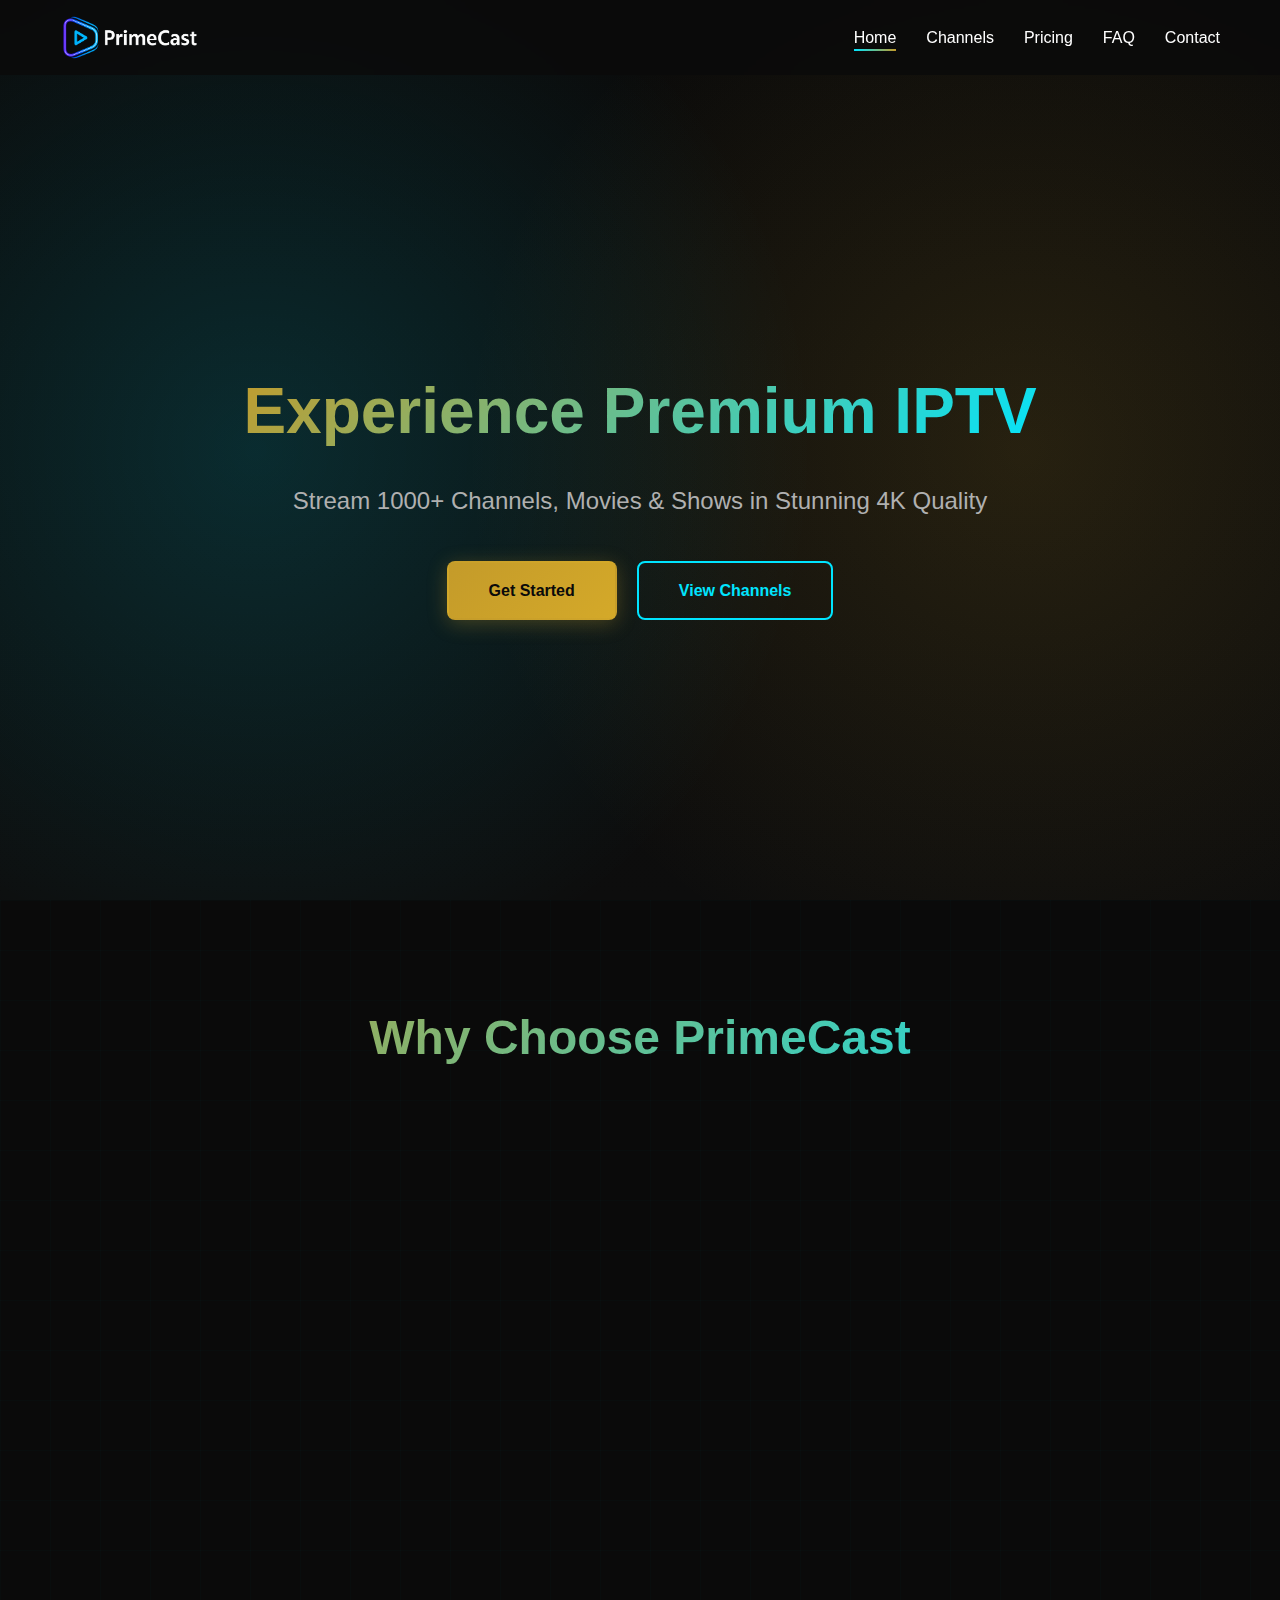
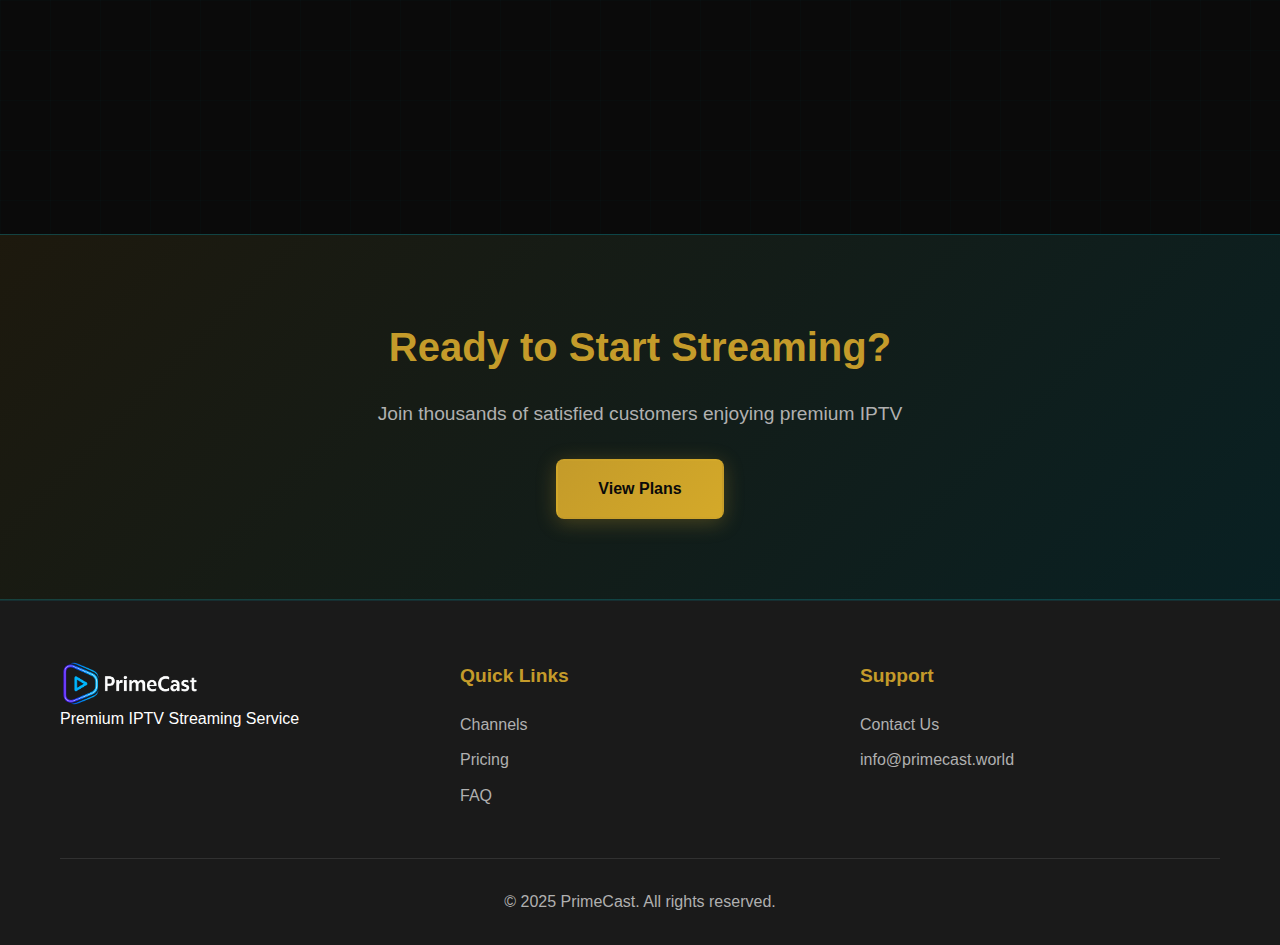
<file: index.html>
<!DOCTYPE html>
<html lang="en">
<head>
    <meta charset="UTF-8">
    <meta name="viewport" content="width=device-width, initial-scale=1.0">
    <title>PrimeCast - Premium IPTV Streaming</title>
    <link rel="stylesheet" href="css/style.css">
</head>
<body>
    <!-- Navigation -->
    <nav class="nav-bar">
        <div class="container">
            <div class="nav-content">
                <div class="logo">
                    <img src="images/logo.png" alt="PrimeCast Logo" style="height: 45px; width: auto;">
                </div>
                <button class="mobile-menu-btn" id="mobileMenuBtn">
                    <span></span>
                    <span></span>
                    <span></span>
                </button>
                <ul class="nav-menu" id="navMenu">
                    <li><a href="index.html" class="active">Home</a></li>
                    <li><a href="channels.html">Channels</a></li>
                    <li><a href="pricing.html">Pricing</a></li>
                    <li><a href="faq.html">FAQ</a></li>
                    <li><a href="contact.html">Contact</a></li>
                </ul>
            </div>
        </div>
    </nav>

    <!-- Hero Section -->
    <section class="hero">
        <div class="hero-background"></div>
        <div class="container">
            <div class="hero-content">
                <h1 class="hero-title">Experience Premium IPTV</h1>
                <p class="hero-subtitle">Stream 1000+ Channels, Movies & Shows in Stunning 4K Quality</p>
                <div class="hero-buttons">
                    <a href="pricing.html" class="btn btn-primary">Get Started</a>
                    <a href="channels.html" class="btn btn-secondary">View Channels</a>
                </div>
            </div>
        </div>
    </section>

    <!-- Features Section -->
    <section class="features">
        <div class="neon-grid"></div>
        <div class="container">
            <h2 class="section-title">Why Choose PrimeCast</h2>
            <div class="features-grid">
                <div class="feature-card">
                    <div class="feature-icon">📺</div>
                    <h3>1000+ Channels</h3>
                    <p>Access thousands of live TV channels from around the world</p>
                </div>
                <div class="feature-card">
                    <div class="feature-icon">🎬</div>
                    <h3>Movies & Shows</h3>
                    <p>Unlimited on-demand content at your fingertips</p>
                </div>
                <div class="feature-card">
                    <div class="feature-icon">⚡</div>
                    <h3>No Buffering</h3>
                    <p>Lightning-fast streaming with our premium servers</p>
                </div>
                <div class="feature-card">
                    <div class="feature-icon">📱</div>
                    <h3>Multi-Device</h3>
                    <p>Watch on TV, phone, tablet, or computer</p>
                </div>
                <div class="feature-card">
                    <div class="feature-icon">🌟</div>
                    <h3>4K Quality</h3>
                    <p>Crystal clear streaming in Ultra HD resolution</p>
                </div>
                <div class="feature-card">
                    <div class="feature-icon">🔒</div>
                    <h3>Secure & Reliable</h3>
                    <p>99.9% uptime with encrypted connections</p>
                </div>
            </div>
        </div>
    </section>

    <!-- CTA Section -->
    <section class="cta">
        <div class="container">
            <h2>Ready to Start Streaming?</h2>
            <p>Join thousands of satisfied customers enjoying premium IPTV</p>
            <a href="pricing.html" class="btn btn-primary">View Plans</a>
        </div>
    </section>

    <!-- Footer -->
    <footer class="footer">
        <div class="container">
            <div class="footer-content">
                <div class="footer-section">
                    <div class="logo">
                        <img src="images/logo.png" alt="PrimeCast Logo" style="height: 45px; width: auto;">
                    </div>
                    <p>Premium IPTV Streaming Service</p>
                </div>
                <div class="footer-section">
                    <h4>Quick Links</h4>
                    <ul>
                        <li><a href="channels.html">Channels</a></li>
                        <li><a href="pricing.html">Pricing</a></li>
                        <li><a href="faq.html">FAQ</a></li>
                    </ul>
                </div>
                <div class="footer-section">
                    <h4>Support</h4>
                    <ul>
                        <li><a href="contact.html">Contact Us</a></li>
                        <li><a href="mailto:info@primecast.world">info@primecast.world</a></li>
                    </ul>
                </div>
            </div>
            <div class="footer-bottom">
                <p>&copy; 2025 PrimeCast. All rights reserved.</p>
            </div>
        </div>
    </footer>

    <script src="js/main.js"></script>
</body>

</html>
</file>
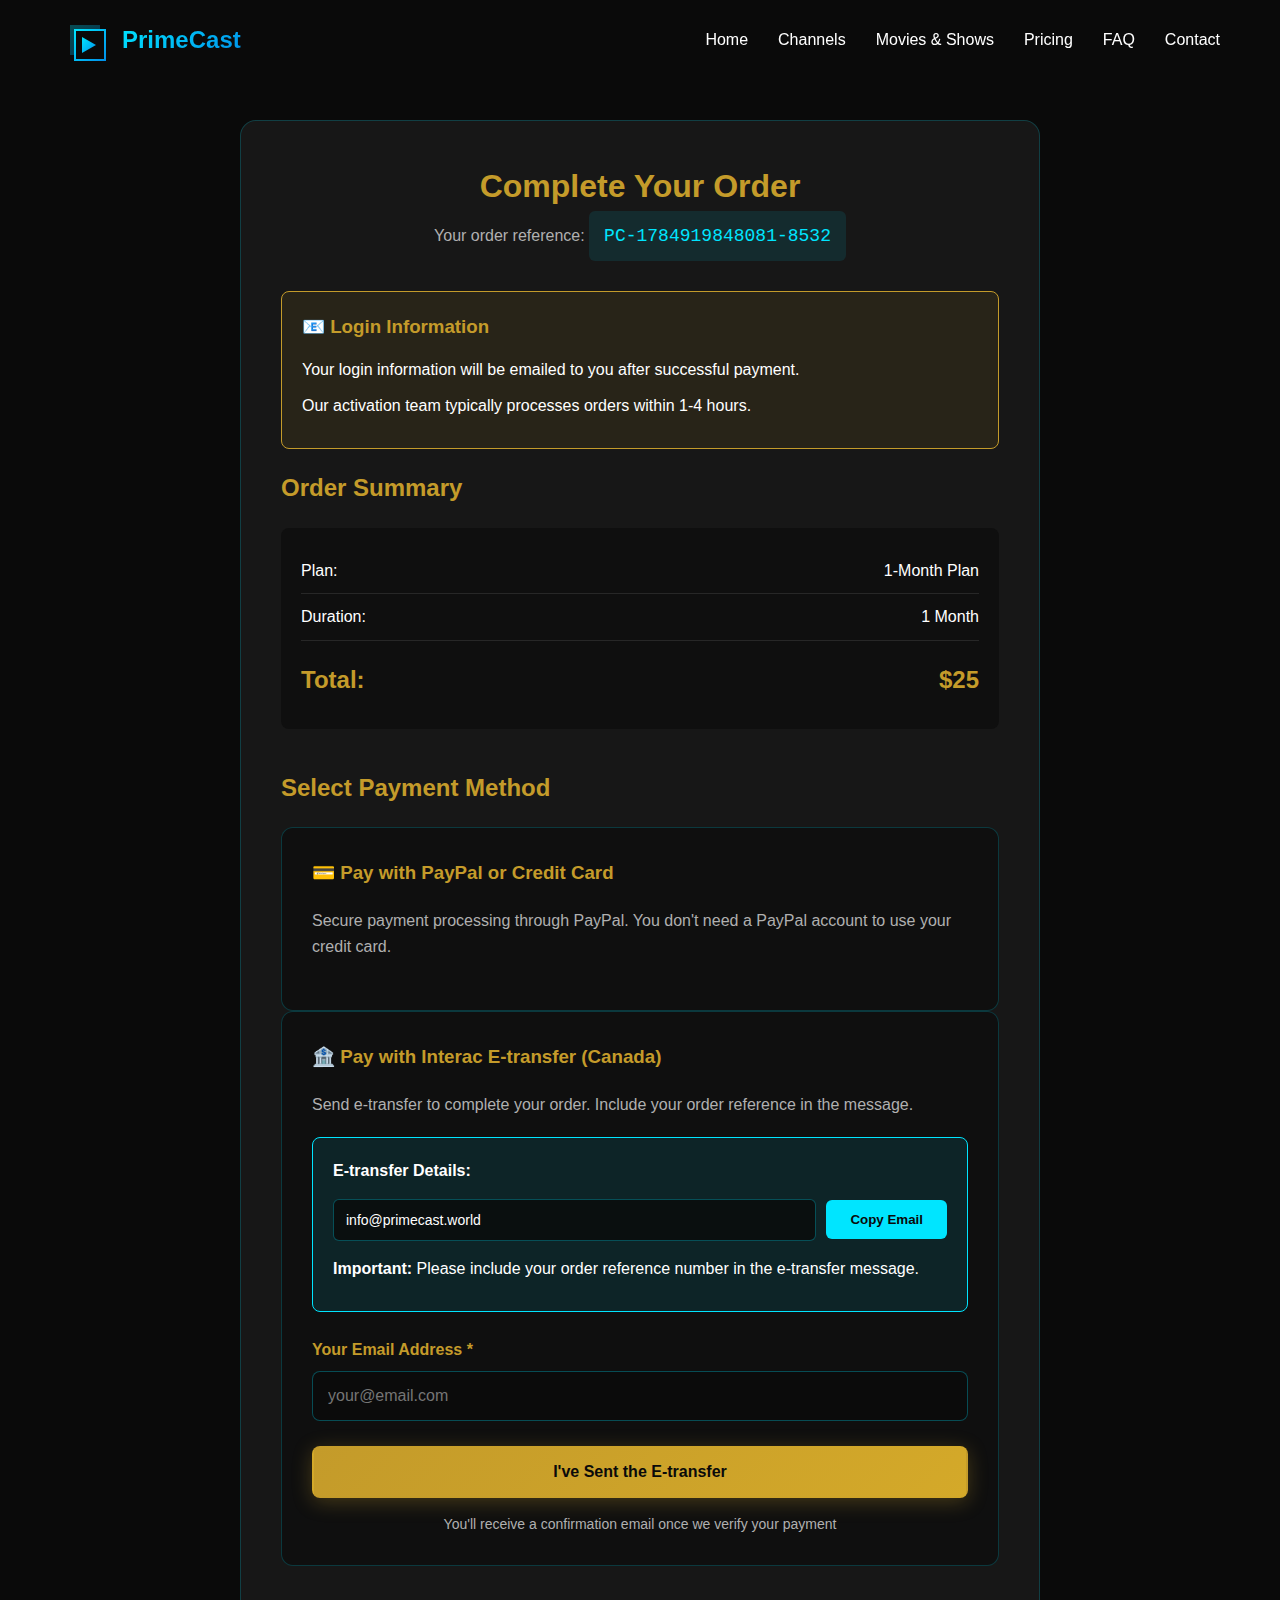
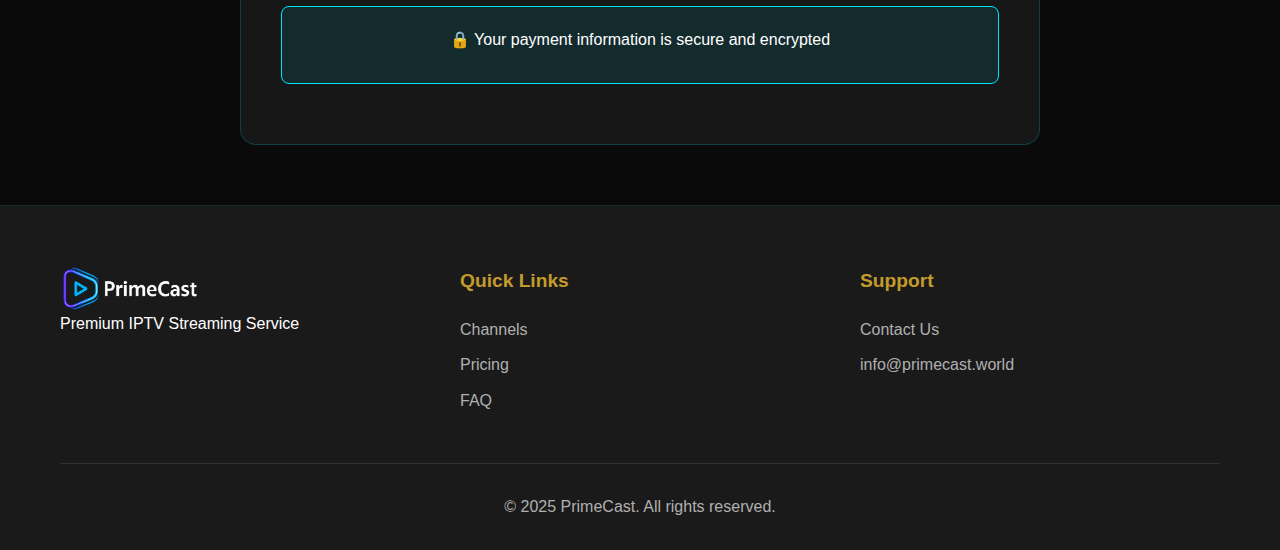
<file: checkout.html>
<!DOCTYPE html>
<html lang="en">
<head>
    <meta charset="UTF-8">
    <meta name="viewport" content="width=device-width, initial-scale=1.0">
    <title>Checkout - PrimeCast</title>
    <link rel="stylesheet" href="css/style.css">
    <!-- PayPal SDK -->
    <script src="https://www.paypal.com/sdk/js?client-id=YOUR_CLIENT_ID_HERE&currency=USD"></script>
</head>
<body>
    <!-- Navigation -->
    <nav class="nav-bar">
        <div class="container">
            <div class="nav-content">
                <div class="logo">
                    <svg width="50" height="50" viewBox="0 0 50 50">
                        <defs>
                            <linearGradient id="logoGradient" x1="0%" y1="0%" x2="100%" y2="100%">
                                <stop offset="0%" style="stop-color:#00E5FF;stop-opacity:1" />
                                <stop offset="100%" style="stop-color:#0091EA;stop-opacity:1" />
                            </linearGradient>
                        </defs>
                        <path d="M 10 10 L 10 40 L 15 40 L 15 15 L 40 15 L 40 10 Z" fill="url(#logoGradient)" opacity="0.3"/>
                        <path d="M 15 15 L 15 45 L 45 45 L 45 15 Z" fill="none" stroke="url(#logoGradient)" stroke-width="2"/>
                        <path d="M 22 22 L 22 38 L 36 30 Z" fill="url(#logoGradient)"/>
                    </svg>
                    <span class="logo-text">PrimeCast</span>
                </div>
                <button class="mobile-menu-btn" id="mobileMenuBtn">
                    <span></span>
                    <span></span>
                    <span></span>
                </button>
                <ul class="nav-menu" id="navMenu">
                    <li><a href="index.html">Home</a></li>
                    <li><a href="channels.html">Channels</a></li>
                    <li><a href="movies.html">Movies & Shows</a></li>
                    <li><a href="pricing.html">Pricing</a></li>
                    <li><a href="faq.html">FAQ</a></li>
                    <li><a href="contact.html">Contact</a></li>
                </ul>
            </div>
        </div>
    </nav>

    <!-- Checkout Container -->
    <div class="checkout-container">
        <h1 style="color: var(--gold); text-align: center; margin-bottom: 10px;">Complete Your Order</h1>
        <p style="text-align: center; color: var(--text-gray); margin-bottom: 40px;">
            Your order reference: <span class="reference-display" id="orderReference"></span>
        </p>

        <!-- Important Notice -->
        <div class="info-box" style="background: rgba(196, 155, 42, 0.1); border-color: var(--gold);">
            <h3 style="color: var(--gold); margin-bottom: 15px;">📧 Login Information</h3>
            <p>Your login information will be emailed to you after successful payment.</p>
            <p>Our activation team typically processes orders within 1-4 hours.</p>
        </div>

        <!-- Order Summary -->
        <div class="checkout-section">
            <h2>Order Summary</h2>
            <div class="order-summary" id="orderSummary">
                <div class="summary-row">
                    <span>Plan:</span>
                    <span id="planName">Loading...</span>
                </div>
                <div class="summary-row">
                    <span>Duration:</span>
                    <span id="planDuration">Loading...</span>
                </div>
                <div class="summary-row total">
                    <span>Total:</span>
                    <span id="planPrice">$0</span>
                </div>
            </div>
        </div>

        <!-- Payment Options -->
        <div class="checkout-section">
            <h2>Select Payment Method</h2>
            
            <!-- PayPal Option -->
            <div class="payment-method">
                <h3>💳 Pay with PayPal or Credit Card</h3>
                <p style="color: var(--text-gray); margin-bottom: 20px;">
                    Secure payment processing through PayPal. You don't need a PayPal account to use your credit card.
                </p>
                <div id="paypal-button-container"></div>
            </div>

            <!-- E-transfer Option -->
            <div class="payment-method">
                <h3>🏦 Pay with Interac E-transfer (Canada)</h3>
                <p style="color: var(--text-gray); margin-bottom: 20px;">
                    Send e-transfer to complete your order. Include your order reference in the message.
                </p>
                
                <div class="info-box">
                    <p><strong>E-transfer Details:</strong></p>
                    <div class="email-copy">
                        <input type="text" id="etransferEmail" value="info@primecast.world" readonly>
                        <button class="btn-copy" onclick="copyEmail()" id="copyEmailBtn">Copy Email</button>
                    </div>
                    <p style="margin-top: 15px;"><strong>Important:</strong> Please include your order reference number in the e-transfer message.</p>
                </div>

                <form id="etransferForm" style="margin-top: 25px;">
                    <div class="form-group">
                        <label>Your Email Address *</label>
                        <input type="email" id="customerEmail" placeholder="your@email.com" required>
                    </div>
                    <input type="hidden" id="selectedPlan" value="">
                    <button type="submit" class="btn btn-primary" style="width: 100%;">
                        I've Sent the E-transfer
                    </button>
                    <p style="text-align: center; color: var(--text-gray); margin-top: 15px; font-size: 14px;">
                        You'll receive a confirmation email once we verify your payment
                    </p>
                </form>
            </div>
        </div>

        <!-- Security Notice -->
        <div class="info-box" style="margin-top: 30px;">
            <p style="text-align: center;">🔒 Your payment information is secure and encrypted</p>
        </div>
    </div>

    <!-- Footer -->
    <footer class="footer">
        <div class="container">
            <div class="footer-content">
                <div class="footer-section">
                    <div class="logo">
                        <img src="images/logo.png" alt="PrimeCast Logo" style="height: 45px; width: auto;">
                    </div>
                    <p>Premium IPTV Streaming Service</p>
                </div>
                <div class="footer-section">
                    <h4>Quick Links</h4>
                    <ul>
                        <li><a href="channels.html">Channels</a></li>
                        <li><a href="pricing.html">Pricing</a></li>
                        <li><a href="faq.html">FAQ</a></li>
                    </ul>
                </div>
                <div class="footer-section">
                    <h4>Support</h4>
                    <ul>
                        <li><a href="contact.html">Contact Us</a></li>
                        <li><a href="mailto:info@primecast.world">info@primecast.world</a></li>
                    </ul>
                </div>
            </div>
            <div class="footer-bottom">
                <p>&copy; 2025 PrimeCast. All rights reserved.</p>
            </div>
        </div>
    </footer>

    <script>
        // Get plan from URL
        const urlParams = new URLSearchParams(window.location.search);
        const plan = urlParams.get('plan') || '1month';
        
        const plans = {
            '1month': { name: '1-Month Plan', duration: '1 Month', price: '$25', value: '25.00' },
            '3month': { name: '3-Month Plan', duration: '3 Months', price: '$60', value: '60.00' },
            '12month': { name: '12-Month Plan', duration: '12 Months', price: '$150', value: '150.00' }
        };
        
        // Update order summary
        document.getElementById('planName').textContent = plans[plan].name;
        document.getElementById('planDuration').textContent = plans[plan].duration;
        document.getElementById('planPrice').textContent = plans[plan].price;
        document.getElementById('selectedPlan').value = plans[plan].name;
        
        // Initialize PayPal button for selected plan
        if (window.paypal) {
            paypal.Buttons({
                createOrder: function(data, actions) {
                    return actions.order.create({
                        purchase_units: [{
                            description: `PrimeCast ${plans[plan].name}`,
                            amount: {
                                value: plans[plan].value
                            }
                        }]
                    });
                },
                onApprove: async function(data, actions) {
                    const order = await actions.order.capture();
                    const email = order.payer.email_address;
                    const reference = sessionStorage.getItem('orderReference');
                    
                    try {
                        const response = await fetch('php/activate.php', {
                            method: 'POST',
                            headers: {
                                'Content-Type': 'application/json',
                            },
                            body: JSON.stringify({
                                email: email,
                                plan: plans[plan].name,
                                reference: reference,
                                transaction_id: order.id,
                                amount: plans[plan].value,
                                payment_method: 'paypal'
                            })
                        });
                        
                        window.location.href = 'thankyou.html';
                    } catch (error) {
                        alert('Payment successful! You will receive a confirmation email shortly.');
                        setTimeout(() => {
                            window.location.href = 'thankyou.html';
                        }, 2000);
                    }
                },
                onError: function(err) {
                    console.error('PayPal Error:', err);
                    alert('There was an error processing your payment. Please try again or use E-transfer.');
                }
            }).render('#paypal-button-container');
        }
    </script>
    <script src="js/main.js"></script>
</body>

</html>
</file>
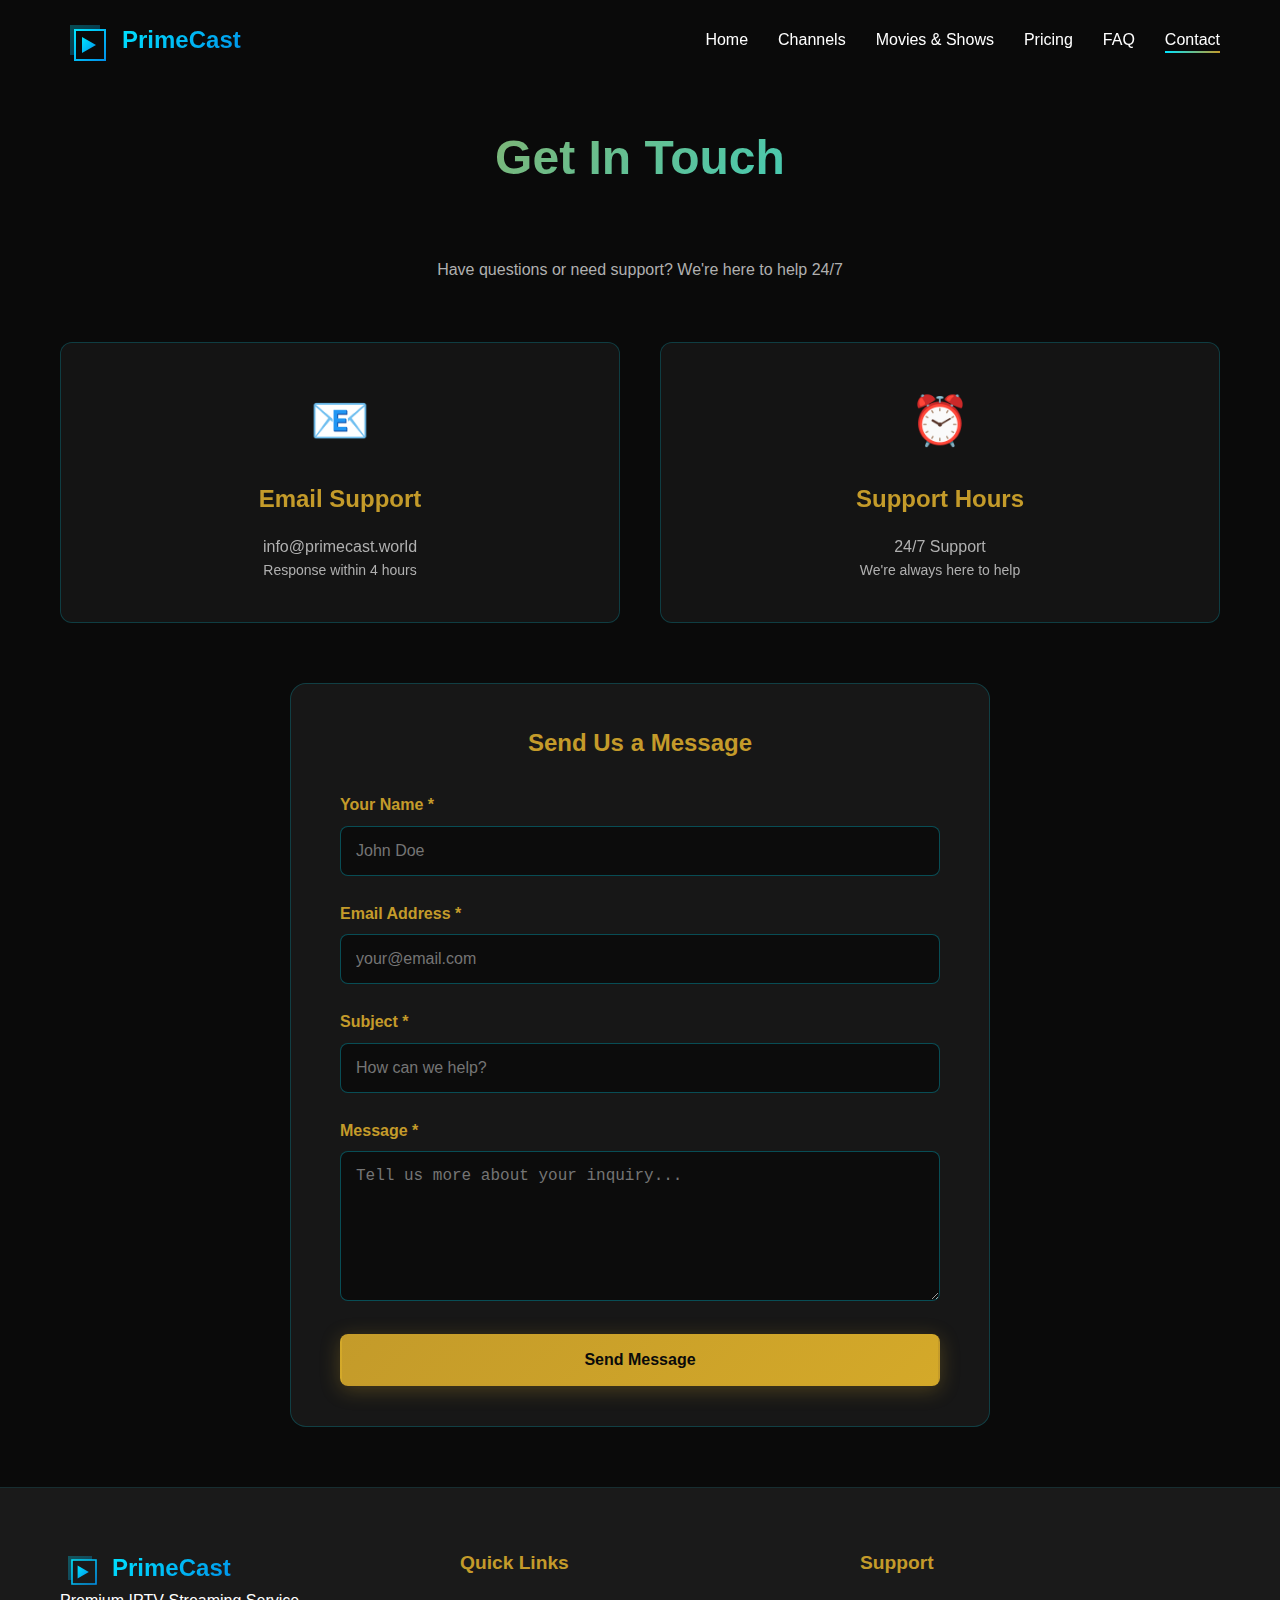
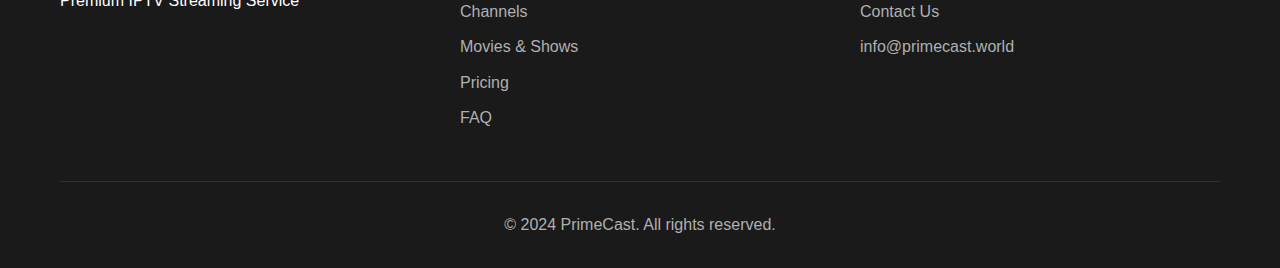
<file: contact.html>
<!DOCTYPE html>
<html lang="en">
<head>
    <meta charset="UTF-8">
    <meta name="viewport" content="width=device-width, initial-scale=1.0">
    <title>Contact Us - PrimeCast</title>
    <link rel="stylesheet" href="css/style.css">
</head>
<body>
    <nav class="nav-bar">
        <div class="container">
            <div class="nav-content">
                <div class="logo">
                    <svg width="50" height="50" viewBox="0 0 50 50">
                        <defs>
                            <linearGradient id="logoGradient" x1="0%" y1="0%" x2="100%" y2="100%">
                                <stop offset="0%" style="stop-color:#00E5FF;stop-opacity:1" />
                                <stop offset="100%" style="stop-color:#0091EA;stop-opacity:1" />
                            </linearGradient>
                        </defs>
                        <path d="M 10 10 L 10 40 L 15 40 L 15 15 L 40 15 L 40 10 Z" fill="url(#logoGradient)" opacity="0.3"/>
                        <path d="M 15 15 L 15 45 L 45 45 L 45 15 Z" fill="none" stroke="url(#logoGradient)" stroke-width="2"/>
                        <path d="M 22 22 L 22 38 L 36 30 Z" fill="url(#logoGradient)"/>
                    </svg>
                    <span class="logo-text">PrimeCast</span>
                </div>
                <button class="mobile-menu-btn" id="mobileMenuBtn">
                    <span></span>
                    <span></span>
                    <span></span>
                </button>
                <ul class="nav-menu" id="navMenu">
                    <li><a href="index.html">Home</a></li>
                    <li><a href="channels.html">Channels</a></li>
                    <li><a href="movies.html">Movies & Shows</a></li>
                    <li><a href="pricing.html">Pricing</a></li>
                    <li><a href="faq.html">FAQ</a></li>
                    <li><a href="contact.html" class="active">Contact</a></li>
                </ul>
            </div>
        </div>
    </nav>

    <div class="content-page">
        <div class="container">
            <h1 class="section-title">Get In Touch</h1>
            <p style="text-align: center; color: var(--text-gray); max-width: 600px; margin: 0 auto 60px;">
                Have questions or need support? We're here to help 24/7
            </p>

            <div style="display: grid; grid-template-columns: repeat(auto-fit, minmax(300px, 1fr)); gap: 40px; margin-bottom: 60px;">
                <div class="feature-card">
                    <div class="feature-icon">📧</div>
                    <h3>Email Support</h3>
                    <p>info@primecast.world</p>
                    <p style="font-size: 14px; color: var(--text-gray);">Response within 4 hours</p>
                </div>
                <div class="feature-card">
                    <div class="feature-icon">⏰</div>
                    <h3>Support Hours</h3>
                    <p>24/7 Support</p>
                    <p style="font-size: 14px; color: var(--text-gray);">We're always here to help</p>
                </div>
            </div>

            <div style="max-width: 700px; margin: 0 auto;">
                <div style="background: rgba(26, 26, 26, 0.8); border: 1px solid rgba(0, 229, 255, 0.2); border-radius: 16px; padding: 40px;">
                    <h2 style="color: var(--gold); margin-bottom: 30px; text-align: center;">Send Us a Message</h2>
                    
                    <form id="contactForm" class="contact-form">
                        <div class="form-group">
                            <label for="name">Your Name *</label>
                            <input type="text" id="name" name="name" placeholder="John Doe" required>
                        </div>

                        <div class="form-group">
                            <label for="email">Email Address *</label>
                            <input type="email" id="email" name="email" placeholder="your@email.com" required>
                        </div>

                        <div class="form-group">
                            <label for="subject">Subject *</label>
                            <input type="text" id="subject" name="subject" placeholder="How can we help?" required>
                        </div>

                        <div class="form-group">
                            <label for="message">Message *</label>
                            <textarea id="message" name="message" placeholder="Tell us more about your inquiry..." required></textarea>
                        </div>

                        <button type="submit" class="btn btn-primary" style="width: 100%;">Send Message</button>
                    </form>
                </div>
            </div>
        </div>
    </div>

    <footer class="footer">
        <div class="container">
            <div class="footer-content">
                <div class="footer-section">
                    <div class="logo">
                        <svg width="40" height="40" viewBox="0 0 50 50">
                            <defs>
                                <linearGradient id="footerLogoGradient" x1="0%" y1="0%" x2="100%" y2="100%">
                                    <stop offset="0%" style="stop-color:#00E5FF;stop-opacity:1" />
                                    <stop offset="100%" style="stop-color:#0091EA;stop-opacity:1" />
                                </linearGradient>
                            </defs>
                            <path d="M 10 10 L 10 40 L 15 40 L 15 15 L 40 15 L 40 10 Z" fill="url(#footerLogoGradient)" opacity="0.3"/>
                            <path d="M 15 15 L 15 45 L 45 45 L 45 15 Z" fill="none" stroke="url(#footerLogoGradient)" stroke-width="2"/>
                            <path d="M 22 22 L 22 38 L 36 30 Z" fill="url(#footerLogoGradient)"/>
                        </svg>
                        <span class="logo-text">PrimeCast</span>
                    </div>
                    <p>Premium IPTV Streaming Service</p>
                </div>
                <div class="footer-section">
                    <h4>Quick Links</h4>
                    <ul>
                        <li><a href="channels.html">Channels</a></li>
                        <li><a href="movies.html">Movies & Shows</a></li>
                        <li><a href="pricing.html">Pricing</a></li>
                        <li><a href="faq.html">FAQ</a></li>
                    </ul>
                </div>
                <div class="footer-section">
                    <h4>Support</h4>
                    <ul>
                        <li><a href="contact.html">Contact Us</a></li>
                        <li><a href="mailto:info@primecast.world">info@primecast.world</a></li>
                    </ul>
                </div>
            </div>
            <div class="footer-bottom">
                <p>&copy; 2024 PrimeCast. All rights reserved.</p>
            </div>
        </div>
    </footer>

    <script src="js/main.js"></script>
</body>
</html>
</file>
<file: css/style.css>
/* Reset & Base Styles */
* {
    margin: 0;
    padding: 0;
    box-sizing: border-box;
}

:root {
    --gold: #C49B2A;
    --neon-blue: #00E5FF;
    --dark-blue: #0091EA;
    --dark-bg: #0a0a0a;
    --dark-card: #1a1a1a;
    --text-light: #ffffff;
    --text-gray: #b0b0b0;
}

body {
    font-family: 'Segoe UI', Tahoma, Geneva, Verdana, sans-serif;
    background-color: var(--dark-bg);
    color: var(--text-light);
    line-height: 1.6;
    overflow-x: hidden;
}

.container {
    max-width: 1200px;
    margin: 0 auto;
    padding: 0 20px;
}

/* Navigation */
.nav-bar {
    position: fixed;
    top: 0;
    left: 0;
    right: 0;
    background: rgba(10, 10, 10, 0.8);
    backdrop-filter: blur(10px);
    z-index: 1000;
    padding: 15px 0;
    transition: all 0.3s ease;
}

.nav-bar.scrolled {
    background: rgba(10, 10, 10, 0.95);
    box-shadow: 0 2px 20px rgba(0, 229, 255, 0.1);
}

.nav-content {
    display: flex;
    justify-content: space-between;
    align-items: center;
}

.logo {
    display: flex;
    align-items: center;
    gap: 12px;
}

.logo-text {
    font-size: 24px;
    font-weight: 700;
    background: linear-gradient(135deg, var(--neon-blue), var(--dark-blue));
    -webkit-background-clip: text;
    -webkit-text-fill-color: transparent;
    background-clip: text;
}

.nav-menu {
    display: flex;
    list-style: none;
    gap: 30px;
    align-items: center;
}

.nav-menu a {
    color: var(--text-light);
    text-decoration: none;
    font-size: 16px;
    transition: all 0.3s ease;
    position: relative;
}

.nav-menu a::after {
    content: '';
    position: absolute;
    bottom: -5px;
    left: 0;
    width: 0;
    height: 2px;
    background: linear-gradient(90deg, var(--neon-blue), var(--gold));
    transition: width 0.3s ease;
}

.nav-menu a:hover::after,
.nav-menu a.active::after {
    width: 100%;
}

.mobile-menu-btn {
    display: none;
    flex-direction: column;
    gap: 5px;
    background: none;
    border: none;
    cursor: pointer;
    padding: 5px;
}

.mobile-menu-btn span {
    width: 25px;
    height: 3px;
    background: var(--neon-blue);
    transition: all 0.3s ease;
    border-radius: 2px;
}

/* Hero Section */
.hero {
    position: relative;
    min-height: 100vh;
    display: flex;
    align-items: center;
    justify-content: center;
    padding-top: 80px;
    overflow: hidden;
}

.hero-background {
    position: absolute;
    top: 0;
    left: 0;
    right: 0;
    bottom: 0;
    background: 
        radial-gradient(circle at 20% 50%, rgba(0, 229, 255, 0.15) 0%, transparent 50%),
        radial-gradient(circle at 80% 50%, rgba(196, 155, 42, 0.15) 0%, transparent 50%),
        linear-gradient(180deg, var(--dark-bg) 0%, #0d0d0d 100%);
    animation: pulseBackground 8s ease-in-out infinite;
}

@keyframes pulseBackground {
    0%, 100% { opacity: 1; }
    50% { opacity: 0.8; }
}

.hero-content {
    position: relative;
    z-index: 2;
    text-align: center;
    max-width: 800px;
}

.hero-title {
    font-size: 4rem;
    font-weight: 800;
    margin-bottom: 20px;
    background: linear-gradient(135deg, var(--gold), var(--neon-blue));
    -webkit-background-clip: text;
    -webkit-text-fill-color: transparent;
    background-clip: text;
    animation: fadeInUp 1s ease;
}

.hero-subtitle {
    font-size: 1.5rem;
    color: var(--text-gray);
    margin-bottom: 40px;
    animation: fadeInUp 1s ease 0.2s backwards;
}

.hero-buttons {
    display: flex;
    gap: 20px;
    justify-content: center;
    flex-wrap: wrap;
    animation: fadeInUp 1s ease 0.4s backwards;
}

@keyframes fadeInUp {
    from {
        opacity: 0;
        transform: translateY(30px);
    }
    to {
        opacity: 1;
        transform: translateY(0);
    }
}

/* Buttons */
.btn {
    display: inline-block;
    padding: 15px 40px;
    font-size: 16px;
    font-weight: 600;
    text-decoration: none;
    border-radius: 8px;
    transition: all 0.3s ease;
    cursor: pointer;
    border: 2px solid transparent;
}

.btn-primary {
    background: linear-gradient(135deg, var(--gold), #d4a929);
    color: var(--dark-bg);
    box-shadow: 0 4px 20px rgba(196, 155, 42, 0.3);
}

.btn-primary:hover {
    transform: translateY(-2px);
    box-shadow: 0 6px 30px rgba(196, 155, 42, 0.5);
}

.btn-secondary {
    background: transparent;
    border: 2px solid var(--neon-blue);
    color: var(--neon-blue);
}

.btn-secondary:hover {
    background: var(--neon-blue);
    color: var(--dark-bg);
    transform: translateY(-2px);
}

/* Features Section */
.features {
    position: relative;
    padding: 100px 0;
    overflow: hidden;
}

.neon-grid {
    position: absolute;
    top: 0;
    left: 0;
    right: 0;
    bottom: 0;
    background-image: 
        linear-gradient(rgba(0, 229, 255, 0.03) 1px, transparent 1px),
        linear-gradient(90deg, rgba(0, 229, 255, 0.03) 1px, transparent 1px);
    background-size: 50px 50px;
    animation: gridMove 20s linear infinite;
    opacity: 0.5;
}

@keyframes gridMove {
    0% {
        transform: translate(0, 0);
    }
    100% {
        transform: translate(50px, 50px);
    }
}

.section-title {
    font-size: 3rem;
    text-align: center;
    margin-bottom: 60px;
    background: linear-gradient(135deg, var(--gold), var(--neon-blue));
    -webkit-background-clip: text;
    -webkit-text-fill-color: transparent;
    background-clip: text;
    position: relative;
    z-index: 2;
}

.features-grid {
    display: grid;
    grid-template-columns: repeat(auto-fit, minmax(300px, 1fr));
    gap: 30px;
    position: relative;
    z-index: 2;
}

.feature-card {
    background: rgba(26, 26, 26, 0.6);
    border: 1px solid rgba(0, 229, 255, 0.2);
    border-radius: 12px;
    padding: 40px 30px;
    text-align: center;
    transition: all 0.3s ease;
    backdrop-filter: blur(10px);
}

.feature-card:hover {
    transform: translateY(-10px);
    border-color: var(--neon-blue);
    box-shadow: 0 10px 40px rgba(0, 229, 255, 0.2);
}

.feature-icon {
    font-size: 3rem;
    margin-bottom: 20px;
}

.feature-card h3 {
    font-size: 1.5rem;
    margin-bottom: 15px;
    color: var(--gold);
}

.feature-card p {
    color: var(--text-gray);
}

/* CTA Section */
.cta {
    padding: 80px 0;
    text-align: center;
    background: linear-gradient(135deg, rgba(196, 155, 42, 0.1), rgba(0, 229, 255, 0.1));
    border-top: 1px solid rgba(0, 229, 255, 0.2);
    border-bottom: 1px solid rgba(0, 229, 255, 0.2);
}

.cta h2 {
    font-size: 2.5rem;
    margin-bottom: 20px;
    color: var(--gold);
}

.cta p {
    font-size: 1.2rem;
    color: var(--text-gray);
    margin-bottom: 30px;
}

/* Footer */
.footer {
    background: var(--dark-card);
    padding: 60px 0 30px;
    border-top: 1px solid rgba(0, 229, 255, 0.1);
}

.footer-content {
    display: grid;
    grid-template-columns: repeat(auto-fit, minmax(250px, 1fr));
    gap: 40px;
    margin-bottom: 40px;
}

.footer-section h4 {
    color: var(--gold);
    margin-bottom: 20px;
    font-size: 1.2rem;
}

.footer-section ul {
    list-style: none;
}

.footer-section ul li {
    margin-bottom: 10px;
}

.footer-section a {
    color: var(--text-gray);
    text-decoration: none;
    transition: color 0.3s ease;
}

.footer-section a:hover {
    color: var(--neon-blue);
}

.footer-bottom {
    text-align: center;
    padding-top: 30px;
    border-top: 1px solid rgba(255, 255, 255, 0.1);
    color: var(--text-gray);
}

/* Responsive Design */
@media (max-width: 768px) {
    .mobile-menu-btn {
        display: flex;
    }

    .nav-menu {
        position: fixed;
        top: 70px;
        left: -100%;
        width: 100%;
        height: calc(100vh - 70px);
        background: rgba(10, 10, 10, 0.98);
        flex-direction: column;
        padding: 40px 0;
        transition: left 0.3s ease;
        gap: 0;
    }

    .nav-menu.active {
        left: 0;
    }

    .nav-menu li {
        width: 100%;
        text-align: center;
        padding: 20px 0;
        border-bottom: 1px solid rgba(255, 255, 255, 0.1);
    }

    .hero-title {
        font-size: 2.5rem;
    }

    .hero-subtitle {
        font-size: 1.2rem;
    }

    .section-title {
        font-size: 2rem;
    }

    .features-grid {
        grid-template-columns: 1fr;
    }

    .hero-buttons {
        flex-direction: column;
        align-items: center;
    }

    .btn {
        width: 100%;
        max-width: 300px;
    }
}

/* Pricing Page Styles */
.pricing-hero {
    padding: 120px 0 80px;
    text-align: center;
}

.pricing-grid {
    display: grid;
    grid-template-columns: repeat(auto-fit, minmax(300px, 1fr));
    gap: 30px;
    padding: 60px 0;
}

.pricing-card {
    background: rgba(26, 26, 26, 0.8);
    border: 2px solid rgba(0, 229, 255, 0.2);
    border-radius: 16px;
    padding: 40px;
    text-align: center;
    transition: all 0.3s ease;
    position: relative;
    display: flex;
    flex-direction: column;
    min-height: 100%;
}

.pricing-card.featured {
    border-color: var(--gold);
    transform: scale(1.05);
    box-shadow: 0 10px 50px rgba(196, 155, 42, 0.3);
}

.pricing-card:hover {
    transform: translateY(-10px) scale(1.02);
    border-color: var(--neon-blue);
}

.pricing-card.featured:hover {
    transform: translateY(-10px) scale(1.07);
}

.plan-badge {
    background: var(--gold);
    color: var(--dark-bg);
    padding: 5px 15px;
    border-radius: 20px;
    font-size: 12px;
    font-weight: 700;
    margin-bottom: 20px;
    display: inline-block;
}

.plan-name {
    font-size: 1.8rem;
    color: var(--gold);
    margin-bottom: 20px;
}

.plan-price {
    font-size: 3rem;
    font-weight: 700;
    color: var(--neon-blue);
    margin-bottom: 10px;
}

.plan-period {
    color: var(--text-gray);
    margin-bottom: 30px;
}

.plan-features {
    list-style: none;
    margin-bottom: 30px;
    text-align: left;
    flex-grow: 1;
}

.plan-features li {
    padding: 12px 0;
    border-bottom: 1px solid rgba(255, 255, 255, 0.1);
    color: var(--text-gray);
}

.plan-features li::before {
    content: '✓';
    color: var(--gold);
    margin-right: 10px;
    font-weight: bold;
}

.pricing-card .btn {
    margin-top: auto;
    width: 100%;
}

/* Checkout Page */
.checkout-container {
    max-width: 800px;
    margin: 120px auto 60px;
    padding: 40px;
    background: rgba(26, 26, 26, 0.8);
    border: 1px solid rgba(0, 229, 255, 0.2);
    border-radius: 16px;
}

.checkout-section {
    margin-bottom: 40px;
}

.checkout-section h2 {
    color: var(--gold);
    margin-bottom: 20px;
}

.order-summary {
    background: rgba(10, 10, 10, 0.6);
    padding: 20px;
    border-radius: 8px;
    margin-bottom: 30px;
}

.summary-row {
    display: flex;
    justify-content: space-between;
    padding: 10px 0;
    border-bottom: 1px solid rgba(255, 255, 255, 0.1);
}

.summary-row.total {
    font-size: 1.5rem;
    font-weight: 700;
    color: var(--gold);
    border-bottom: none;
    margin-top: 10px;
}

.info-box {
    background: rgba(0, 229, 255, 0.1);
    border: 1px solid var(--neon-blue);
    border-radius: 8px;
    padding: 20px;
    margin: 20px 0;
}

.info-box p {
    margin-bottom: 10px;
    color: var(--text-light);
}

.email-copy {
    display: flex;
    gap: 10px;
    align-items: center;
    margin-top: 15px;
}

.email-copy input {
    flex: 1;
    padding: 12px;
    background: rgba(10, 10, 10, 0.8);
    border: 1px solid rgba(0, 229, 255, 0.3);
    border-radius: 6px;
    color: var(--text-light);
    font-size: 14px;
}

.btn-copy {
    padding: 12px 24px;
    background: var(--neon-blue);
    color: var(--dark-bg);
    border: none;
    border-radius: 6px;
    cursor: pointer;
    font-weight: 600;
    transition: all 0.3s ease;
}

.btn-copy:hover {
    background: var(--gold);
    transform: scale(1.05);
}

.payment-options {
    display: grid;
    gap: 30px;
    margin-top: 30px;
}

.payment-method {
    background: rgba(10, 10, 10, 0.6);
    padding: 30px;
    border-radius: 12px;
    border: 1px solid rgba(0, 229, 255, 0.2);
}

.payment-method h3 {
    color: var(--gold);
    margin-bottom: 20px;
}

.reference-display {
    background: rgba(0, 229, 255, 0.1);
    padding: 15px;
    border-radius: 6px;
    margin: 15px 0;
    font-family: monospace;
    color: var(--neon-blue);
    font-size: 18px;
    text-align: center;
}

/* Contact Form */
.contact-form {
    max-width: 600px;
    margin: 0 auto;
}

.form-group {
    margin-bottom: 25px;
}

.form-group label {
    display: block;
    margin-bottom: 8px;
    color: var(--gold);
    font-weight: 600;
}

.form-group input,
.form-group textarea {
    width: 100%;
    padding: 15px;
    background: rgba(10, 10, 10, 0.8);
    border: 1px solid rgba(0, 229, 255, 0.3);
    border-radius: 8px;
    color: var(--text-light);
    font-size: 16px;
    transition: all 0.3s ease;
}

.form-group input:focus,
.form-group textarea:focus {
    outline: none;
    border-color: var(--neon-blue);
    box-shadow: 0 0 10px rgba(0, 229, 255, 0.2);
}

.form-group textarea {
    resize: vertical;
    min-height: 150px;
}

/* Content Pages */
.content-page {
    padding: 120px 0 60px;
    min-height: 80vh;
}

.content-section {
    margin-bottom: 50px;
}

.content-section h2 {
    color: var(--gold);
    margin-bottom: 25px;
    font-size: 2rem;
}

.content-section h3 {
    color: var(--neon-blue);
    margin: 25px 0 15px;
    font-size: 1.5rem;
}

.content-section p {
    color: var(--text-gray);
    line-height: 1.8;
    margin-bottom: 15px;
}

.content-section ul {
    list-style-position: inside;
    color: var(--text-gray);
    margin-left: 20px;
}

.content-section ul li {
    margin-bottom: 10px;
}

/* FAQ Styles */
.faq-item {
    background: rgba(26, 26, 26, 0.6);
    border: 1px solid rgba(0, 229, 255, 0.2);
    border-radius: 12px;
    margin-bottom: 20px;
    overflow: hidden;
    transition: all 0.3s ease;
}

.faq-question {
    padding: 25px;
    cursor: pointer;
    display: flex;
    justify-content: space-between;
    align-items: center;
    font-weight: 600;
    color: var(--gold);
    transition: all 0.3s ease;
}

.faq-question:hover {
    background: rgba(0, 229, 255, 0.05);
}

.faq-toggle {
    font-size: 1.5rem;
    color: var(--neon-blue);
    transition: transform 0.3s ease;
}

.faq-item.active .faq-toggle {
    transform: rotate(45deg);
}

.faq-answer {
    max-height: 0;
    overflow: hidden;
    transition: max-height 0.3s ease;
    padding: 0 25px;
    color: var(--text-gray);
}

.faq-item.active .faq-answer {
    max-height: 500px;
    padding: 0 25px 25px;
}

/* Thank You Page */
.thank-you-container {
    max-width: 700px;
    margin: 120px auto 60px;
    padding: 60px 40px;
    background: rgba(26, 26, 26, 0.8);
    border: 2px solid var(--gold);
    border-radius: 16px;
    text-align: center;
}

.thank-you-icon {
    font-size: 5rem;
    margin-bottom: 30px;
}

.thank-you-container h1 {
    color: var(--gold);
    margin-bottom: 20px;
    font-size: 2.5rem;
}

.thank-you-container p {
    color: var(--text-gray);
    font-size: 1.2rem;
    line-height: 1.8;
    margin-bottom: 15px;
}

/* Admin Dashboard */
.admin-container {
    min-height: 100vh;
    padding: 40px 20px;
}

.admin-header {
    background: rgba(26, 26, 26, 0.8);
    padding: 30px;
    border-radius: 12px;
    margin-bottom: 40px;
    display: flex;
    justify-content: space-between;
    align-items: center;
}

.admin-header h1 {
    color: var(--gold);
}

.logout-btn {
    background: rgba(255, 0, 0, 0.2);
    border: 1px solid rgba(255, 0, 0, 0.5);
    color: #ff4444;
    padding: 10px 20px;
    border-radius: 6px;
    cursor: pointer;
    transition: all 0.3s ease;
}

.logout-btn:hover {
    background: rgba(255, 0, 0, 0.3);
}

.payments-table {
    background: rgba(26, 26, 26, 0.8);
    border-radius: 12px;
    overflow-x: auto;
}

.payments-table table {
    width: 100%;
    border-collapse: collapse;
}

.payments-table th {
    background: rgba(196, 155, 42, 0.2);
    color: var(--gold);
    padding: 15px;
    text-align: left;
    font-weight: 600;
}

.payments-table td {
    padding: 15px;
    border-bottom: 1px solid rgba(255, 255, 255, 0.1);
    color: var(--text-gray);
}

.payments-table tr:hover {
    background: rgba(0, 229, 255, 0.05);
}

/* Login Form */
.login-container {
    min-height: 100vh;
    display: flex;
    align-items: center;
    justify-content: center;
    padding: 20px;
}

.login-box {
    max-width: 400px;
    width: 100%;
    background: rgba(26, 26, 26, 0.8);
    border: 1px solid rgba(0, 229, 255, 0.2);
    border-radius: 16px;
    padding: 40px;
}

.login-box h2 {
    color: var(--gold);
    text-align: center;
    margin-bottom: 30px;
}

.error-message {
    background: rgba(255, 0, 0, 0.1);
    border: 1px solid rgba(255, 0, 0, 0.3);
    color: #ff4444;
    padding: 12px;
    border-radius: 6px;
    margin-bottom: 20px;
    text-align: center;
}
</file>
